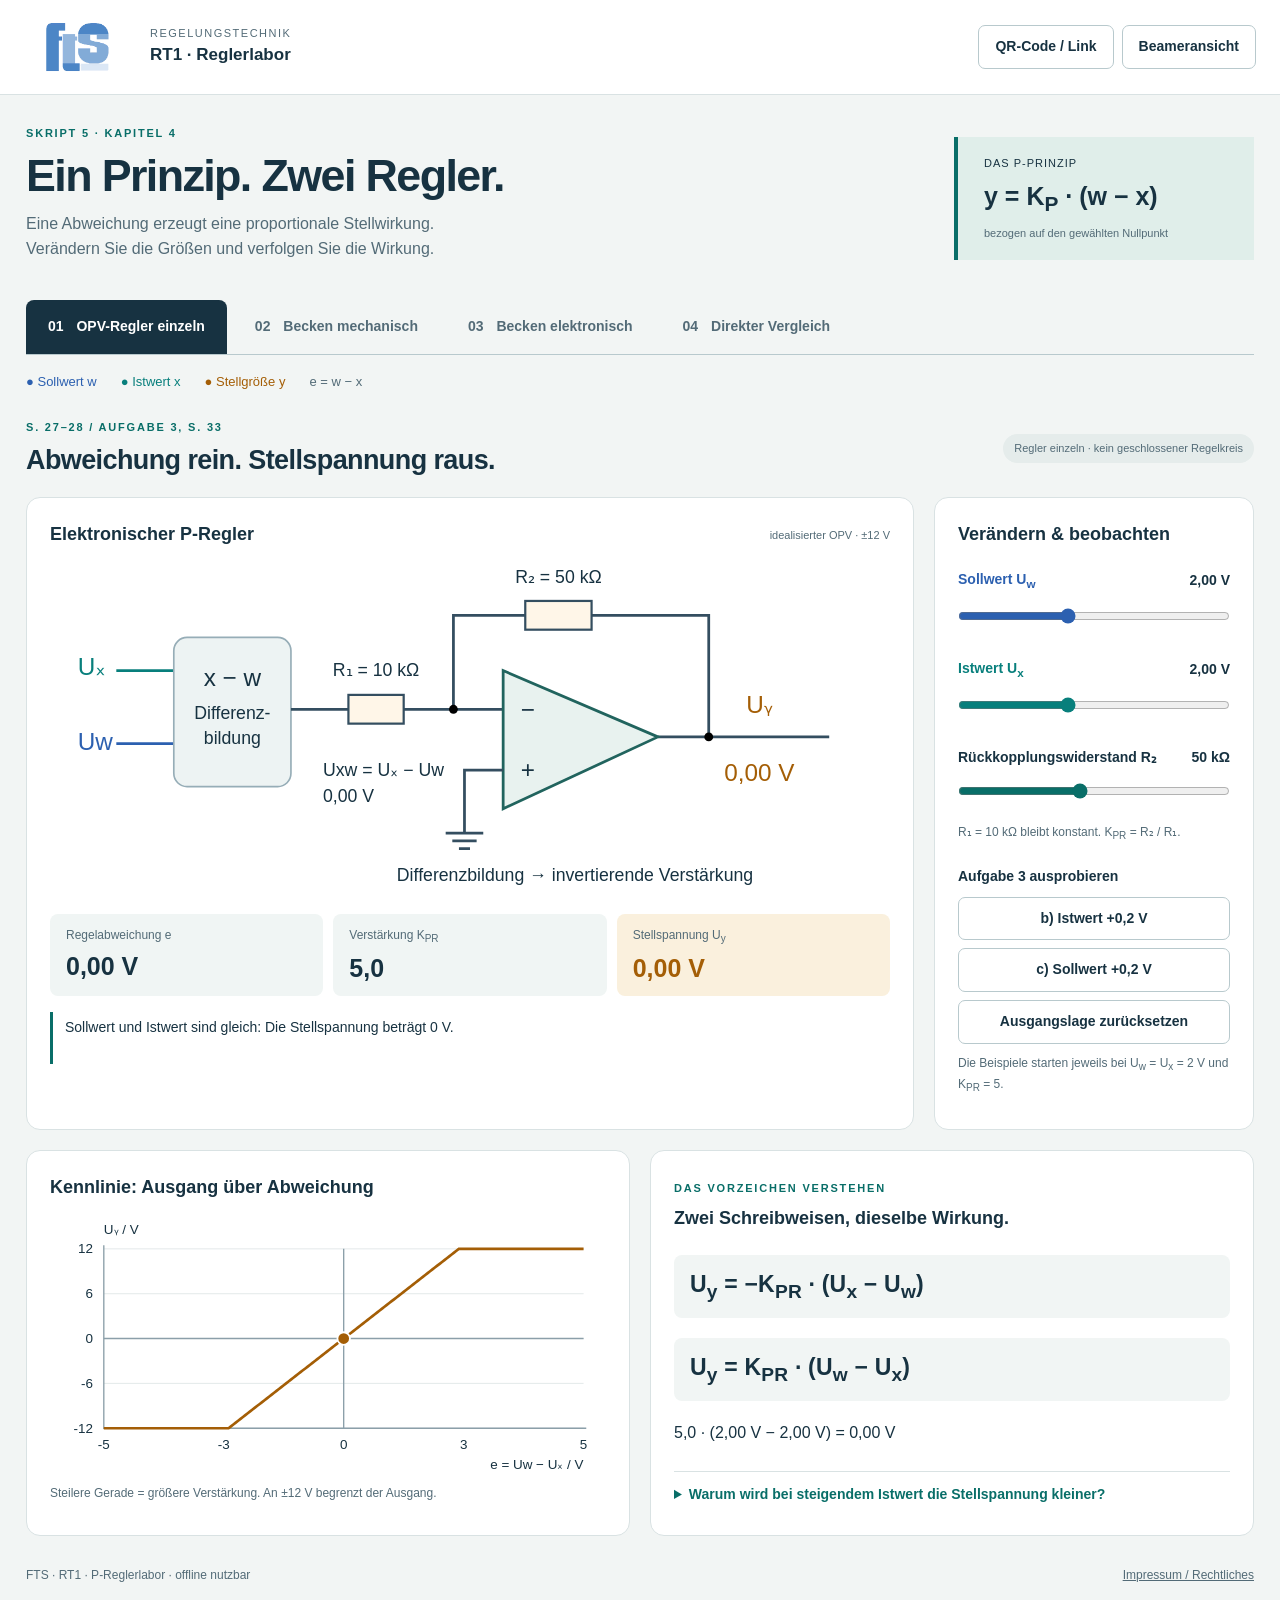
<file: index.html>
<!doctype html>
<html lang="de">
<head><meta charset="utf-8"><meta name="viewport" content="width=device-width,initial-scale=1"><meta name="description" content="P-Regler verstehen: elektronischen OPV-Regler und mechanischen Wasserstandsregler interaktiv vergleichen."><title>P-Regler im Vergleich · FTS</title><link rel="stylesheet" href="style.css"></head>
<body>
<header><a class="brand" href="index.html"><img src="FTS_logo.png" alt="Staatliche Feintechnikschule"><span>REGELUNGSTECHNIK <b>RT1 · Reglerlabor</b></span></a><div class="header-actions"><button id="show-qr">QR-Code / Link</button><button id="projector" aria-pressed="false">Beameransicht</button></div></header>
<main>
<div class="intro"><div><p class="eyebrow">SKRIPT 5 · KAPITEL 4</p><h1>Ein Prinzip. Zwei Regler.</h1><p>Eine Abweichung erzeugt eine proportionale Stellwirkung.<br>Verändern Sie die Größen und verfolgen Sie die Wirkung.</p></div><div class="principle"><small>DAS P-PRINZIP</small><strong>y = K<sub>P</sub> · (w − x)</strong><span>bezogen auf den gewählten Nullpunkt</span></div></div>
<nav aria-label="Modelle"><button class="tab active" data-view="electronic" aria-pressed="true">01 <span>Elektronischer Regler</span></button><button class="tab" data-view="mechanical" aria-pressed="false">02 <span>Mechanischer Regler</span></button><button class="tab" data-view="compare" aria-pressed="false">03 <span>Direkter Vergleich</span></button></nav>
<div class="legend"><span class="w">● Sollwert w</span><span class="x">● Istwert x</span><span class="y">● Stellgröße y</span><span>e = w − x</span></div>
<section id="electronic" class="view">
<div class="section-title"><div><p class="eyebrow">S. 27–28 / AUFGABE 3, S. 33</p><h2>Abweichung rein. Stellspannung raus.</h2></div><span class="badge">Regler einzeln · kein geschlossener Regelkreis</span></div>
<div class="lab-grid"><div class="visual card"><div class="card-top"><h3>Elektronischer P-Regler</h3><span>idealisierter OPV · ±12 V</span></div>
<svg id="circuit" viewBox="0 0 760 330" role="img" aria-label="Differenzbildung x minus w mit anschließendem invertierendem OPV-Verstärker">
<defs><marker id="arrow" viewBox="0 0 10 10" refX="9" refY="5" markerWidth="6" markerHeight="6" orient="auto"><path d="M 0 0 L 10 5 L 0 10 z" fill="currentColor"/></marker></defs>
<text x="25" y="114" class="x">Uₓ</text><path class="wire x" d="M60 110H112"/><text x="25" y="182" class="w">Uw</text><path class="wire w" d="M60 176H112"/>
<rect x="112" y="80" width="106" height="135" rx="12" class="component"/><text x="165" y="124" text-anchor="middle">x − w</text><text x="165" y="154" text-anchor="middle" class="tiny">Differenz-</text><text x="165" y="176" text-anchor="middle" class="tiny">bildung</text>
<path class="wire" d="M218 145H270M320 145H410M365 145V60H430M490 60H596V170M550 170H705"/><rect class="resistor" x="270" y="132" width="50" height="26"/><rect class="resistor" x="430" y="47" width="60" height="26"/>
<path class="opamp" d="M410 110L410 235L550 170Z"/><text x="426" y="153">−</text><text x="426" y="207">+</text><path class="wire" d="M410 200H375V257M358 257H392M364 264H386M370 271H380"/>
<circle cx="365" cy="145" r="4"/><circle cx="596" cy="170" r="4"/><text id="r1-label" x="295" y="115" text-anchor="middle" class="tiny">R₁ = 10 kΩ</text><text id="r2-label" x="460" y="31" text-anchor="middle" class="tiny">R₂ = 50 kΩ</text>
<text x="247" y="205" class="tiny">Uxw = Uₓ − Uw</text><text id="diff-label" x="247" y="229" class="tiny">0,00 V</text><text x="630" y="148" class="y">Uᵧ</text><text id="out-label" x="610" y="210" class="y">0,00 V</text><text x="475" y="300" text-anchor="middle" class="tiny">Differenzbildung → invertierende Verstärkung</text>
</svg>
<div class="metrics"><div><small>Regelabweichung e</small><strong id="e-error">0 V</strong></div><div><small>Verstärkung K<sub>PR</sub></small><strong id="e-gain">5</strong></div><div class="result"><small>Stellspannung U<sub>y</sub></small><strong id="e-output">0 V</strong></div></div>
<p id="e-message" class="explanation" aria-live="polite"></p>
</div><aside class="card controls"><h3>Verändern & beobachten</h3><label class="w" for="ew"><span>Sollwert U<sub>w</sub></span><output id="ew-value"></output></label><input id="ew" type="range" min="0" max="5" step="0.1" value="2"><label class="x" for="ex"><span>Istwert U<sub>x</sub></span><output id="ex-value"></output></label><input id="ex" type="range" min="0" max="5" step="0.1" value="2"><label for="r2"><span>Rückkopplungswiderstand R₂</span><output id="r2-value"></output></label><input id="r2" type="range" min="10" max="100" step="5" value="50"><p class="hint">R₁ = 10 kΩ bleibt konstant. K<sub>PR</sub> = R₂ / R₁.</p><h4>Aufgabe 3 ausprobieren</h4><div class="button-stack"><button data-preset="ist">b) Istwert +0,2 V</button><button data-preset="soll">c) Sollwert +0,2 V</button><button data-preset="zero">Ausgangslage zurücksetzen</button></div><p class="hint">Die Beispiele starten jeweils bei U<sub>w</sub> = U<sub>x</sub> = 2 V und K<sub>PR</sub> = 5.</p></aside></div>
<div class="two-cols"><div class="card"><h3>Kennlinie: Ausgang über Abweichung</h3><svg id="e-chart" class="chart" viewBox="0 0 620 290" role="img" aria-label="Kennlinie der Stellspannung über der Regelabweichung"></svg><p class="hint">Steilere Gerade = größere Verstärkung. An ±12 V begrenzt der Ausgang.</p></div><div class="card reasoning"><p class="eyebrow">DAS VORZEICHEN VERSTEHEN</p><h3>Zwei Schreibweisen, dieselbe Wirkung.</h3><p class="formula">U<sub>y</sub> = −K<sub>PR</sub> · (U<sub>x</sub> − U<sub>w</sub>)</p><p class="formula">U<sub>y</sub> = K<sub>PR</sub> · (U<sub>w</sub> − U<sub>x</sub>)</p><p id="e-calculation"></p><details><summary>Warum wird bei steigendem Istwert die Stellspannung kleiner?</summary><p>Bei festem Sollwert wird e = w − x kleiner. Der Regler verringert deshalb seine Stellspannung. Das ist die benötigte Gegenwirkung für eine Strecke mit positiver Wirkrichtung.</p></details></div></div>
</section>
<section id="mechanical" class="view" hidden>
<div class="section-title"><div><p class="eyebrow">ANSCHLUSS AN S. 30 · SCHWIMMERREGLER</p><h2>Mehr Abfluss. Weniger Wasser. Ventil auf.</h2></div><span class="badge">Geschlossener Regelkreis · vereinfachtes Modell</span></div>
<div class="lab-grid"><div class="visual card"><div class="card-top"><h3>Wasserstandsregelung mit Schwimmer</h3><span id="sim-time">t = 0,0 s · pausiert</span></div>
<svg id="tank" viewBox="0 0 760 390" role="img" aria-label="Wasserbehälter mit Schwimmer, Hebel, Zulaufventil und Abfluss">
<defs><pattern id="water-pattern" width="26" height="16" patternUnits="userSpaceOnUse"><path d="M0 8 Q6 3 13 8 T26 8" fill="none" stroke="#279d9a" stroke-opacity=".2"/></pattern></defs>
<path d="M170 94V340H565V94" class="tank-wall"/><rect id="water" x="174" y="195" width="387" height="141" fill="#c2e8ec"/><rect id="water-ripple" x="174" y="195" width="387" height="141" fill="url(#water-pattern)"/>
<path id="setpoint-line" d="M145 190H590" class="setpoint"/><text id="setpoint-text" x="590" y="185" class="w tiny">w = 60 cm</text>
<path d="M55 60H230V108" class="pipe"/><path id="in-stream" d="M230 120V240" class="flow"/><rect x="210" y="50" width="40" height="27" rx="3" fill="#f9efdd" stroke="#ac6b10" stroke-width="2"/><rect id="valve" x="216" y="65" width="28" height="6" fill="#ac6b10"/>
<path id="lever" d="M230 76L360 95L445 108" class="lever"/><path d="M347 110L360 91L373 110Z" fill="#64748b"/><circle cx="360" cy="91" r="5" fill="#344559"/>
<path id="float-rod" d="M445 108V207" class="wire"/><rect id="float" x="411" y="205" width="68" height="22" rx="10" fill="#15918e" stroke="#086a68" stroke-width="2"/>
<text x="280" y="39" class="tiny">Hebel + Ventil = Regler</text><text x="460" y="137" class="tiny">Schwimmer</text><text x="460" y="157" class="tiny">= Sensor</text><text id="in-text" x="28" y="143" class="y tiny">Zufluss</text>
<path d="M565 310H650V345" class="pipe"/><path id="out-stream" d="M650 345V381" class="flow"/><text id="out-text" x="590" y="287" class="tiny">Abfluss</text><text id="height-text" x="195" y="315" class="x">h = 52,0 cm</text><text x="175" y="371" class="tiny">Behälter = Strecke · Wasserstand x = h</text>
</svg>
<div class="metrics"><div><small>Abweichung w − h</small><strong id="m-error"></strong></div><div><small>Ventilöffnung y</small><strong id="m-valve"></strong></div><div class="result"><small>Zufluss / Abfluss</small><strong id="m-flow"></strong></div></div><p id="m-message" class="explanation" aria-live="polite"></p>
</div><aside class="card controls"><h3>Den Regelkreis untersuchen</h3><label class="w" for="mw"><span>Sollwasserstand w</span><output id="mw-value"></output></label><input id="mw" type="range" min="30" max="80" step="5" value="60"><label for="mk"><span>Reglerwirkung K</span><output id="mk-value"></output></label><input id="mk" type="range" min="0.25" max="1.5" step="0.05" value="0.5"><label for="mq"><span>Störung: Abfluss q<sub>ab</sub></span><output id="mq-value"></output></label><input id="mq" type="range" min="0" max="6" step="0.5" value="4"><p class="hint">K fasst Hebelwirkung und Ventilwirkung zusammen. Größeres K: mehr Zufluss je cm Abweichung.</p><div class="button-stack"><button id="play" class="primary">Simulation starten</button><button id="disturb">Versuch: Abfluss 2 → 4 L/s</button><button id="reset-tank">Zurücksetzen</button></div><p class="hint">Der Versuch startet im Gleichgewicht bei 2 L/s und erhöht dann den Abfluss auf 4 L/s.</p></aside></div>
<div class="two-cols"><div class="card"><div class="card-top"><h3>Wasserstand über der Zeit</h3><span>letzte 60 s</span></div><svg id="m-chart" class="chart" viewBox="0 0 620 290" role="img" aria-label="Zeitverlauf von Sollwasserstand und tatsächlichem Wasserstand"></svg></div><div class="card reasoning"><p class="eyebrow">WARUM BLEIBT EINE ABWEICHUNG?</p><h3>Ein offenes Ventil braucht hier Abstand zum Sollwert.</h3><p>Bei h = w ist das Ventil geschlossen. Für einen dauerhaften Abfluss muss es aber geöffnet bleiben. Der Schwimmer steht deshalb etwas tiefer.</p><p class="formula">q<sub>zu</sub> = K · (w − h)</p><p id="equilibrium"></p><details><summary>Modell und Grenzen anzeigen</summary><p>Vereinfachter Schwimmerregler ohne Voröffnung. Ventilöffnung y = 100 % · q<sub>zu</sub> / 8 L/s. Zufluss auf 0 bis 8 L/s begrenzt; A = 1 L/cm, dh/dt = (q<sub>zu</sub> − q<sub>ab</sub>) / A. Der Abfluss ist eine vorgegebene Störung; Strömungsdruck und Reibung werden nicht berechnet. Der Hebel ist schematisch, keine maßstäbliche Konstruktion. Dieses Modell schwingt nicht. Die bleibende Abweichung gilt für diesen Lastfall und nicht pauschal für jeden P-Regelkreis.</p></details></div></div>
</section>
<section id="compare" class="view" hidden><div class="section-title"><div><p class="eyebrow">GEMEINSAMKEITEN ERKENNEN</p><h2>Gleiche Regelidee. Andere Umsetzung.</h2></div></div><div class="compare-hero"><div><span>ELEKTRONISCH</span><strong>Spannungsdifferenz</strong><p>→ OPV und Widerstände → Stellspannung</p></div><b>P</b><div><span>MECHANISCH</span><strong>Höhendifferenz</strong><p>→ Schwimmer und Hebel → Ventilöffnung</p></div></div><div class="card table-wrap"><table><thead><tr><th>Größe / Eigenschaft</th><th>Elektronischer Regler</th><th>Mechanischer Regler</th></tr></thead><tbody><tr><th>Sollwert w</th><td>Vorgegebene Spannung U<sub>w</sub></td><td>Eingestellter Sollwasserstand</td></tr><tr><th>Istwert x</th><td>Messspannung U<sub>x</sub></td><td>Tatsächlicher Wasserstand h</td></tr><tr><th>Abweichung e</th><td>U<sub>w</sub> − U<sub>x</sub></td><td>w − h</td></tr><tr><th>Stellgröße y</th><td>Ausgangsspannung U<sub>y</sub></td><td>Ventilöffnung</td></tr><tr><th>Verstärkung</th><td>Widerstandsverhältnis R₂ / R₁</td><td>Hebelübersetzung; K enthält auch die Ventilwirkung</td></tr><tr><th>Istwert steigt, Sollwert bleibt</th><td>Stellspannung wird kleiner</td><td>Ventil schließt weiter</td></tr><tr><th>Begrenzung</th><td>Ausgang hier −12 bis +12 V</td><td>Ventil zwischen geschlossen und vollständig offen</td></tr><tr><th>Was zeigt das Modell?</th><td>Den Regler allein; U<sub>x</sub> wird von Hand eingestellt</td><td>Den gesamten Regelkreis; h verändert sich durch Zu- und Abfluss</td></tr></tbody></table></div><div class="two-cols"><div class="card"><h3>Gemeinsam besprechen</h3><ol class="questions"><li>Was passiert jeweils, wenn der Istwert steigt?</li><li>Wie lässt sich die Reglerwirkung vergrößern?</li><li>Warum bedeutet „P-Regler reagiert sofort“ nicht, dass der Wasserstand sofort seinen Endwert erreicht?</li></ol></div><div class="card"><h3>Brücke zur nächsten Stunde</h3><p>Der Wasserstand bleibt unter dem Sollwert. Wie müsste ein Regler reagieren, solange noch eine Abweichung vorhanden ist?</p><details><summary>Denkhilfe einblenden</summary><p>Er müsste die Stellgröße bei bestehender Abweichung weiter verändern und bei e = 0 auf dem erreichten Wert halten. Das führt zum I-Anteil.</p></details></div></div></section>
<footer><span>FTS · RT1 · P-Reglerlabor · offline nutzbar</span><a href="impressum.html">Impressum / Rechtliches</a></footer>
<dialog id="qr-dialog" aria-labelledby="qr-title"><button id="close-qr" class="qr-close" aria-label="QR-Code schließen">Schließen ×</button><h2 id="qr-title">Lernseite öffnen</h2><p>QR-Code scannen und auf dem eigenen Gerät mitmachen.</p><img class="qr-image" src="QR_Code.png" alt="QR-Code zur Online-Lernseite P-Regler im Vergleich" width="492" height="492"><a class="qr-link" href="https://pirminheld.github.io/RT1_P-Regler_Vergleich/">pirminheld.github.io/RT1_P-Regler_Vergleich/</a><p class="hint">Der QR-Code führt zur Online-Version und benötigt Internet. Die lokale Seite bleibt vollständig offline nutzbar.</p></dialog></main><script src="model.js"></script><script src="tank-electronic.js"></script><script src="app.js"></script></body></html>
</file>
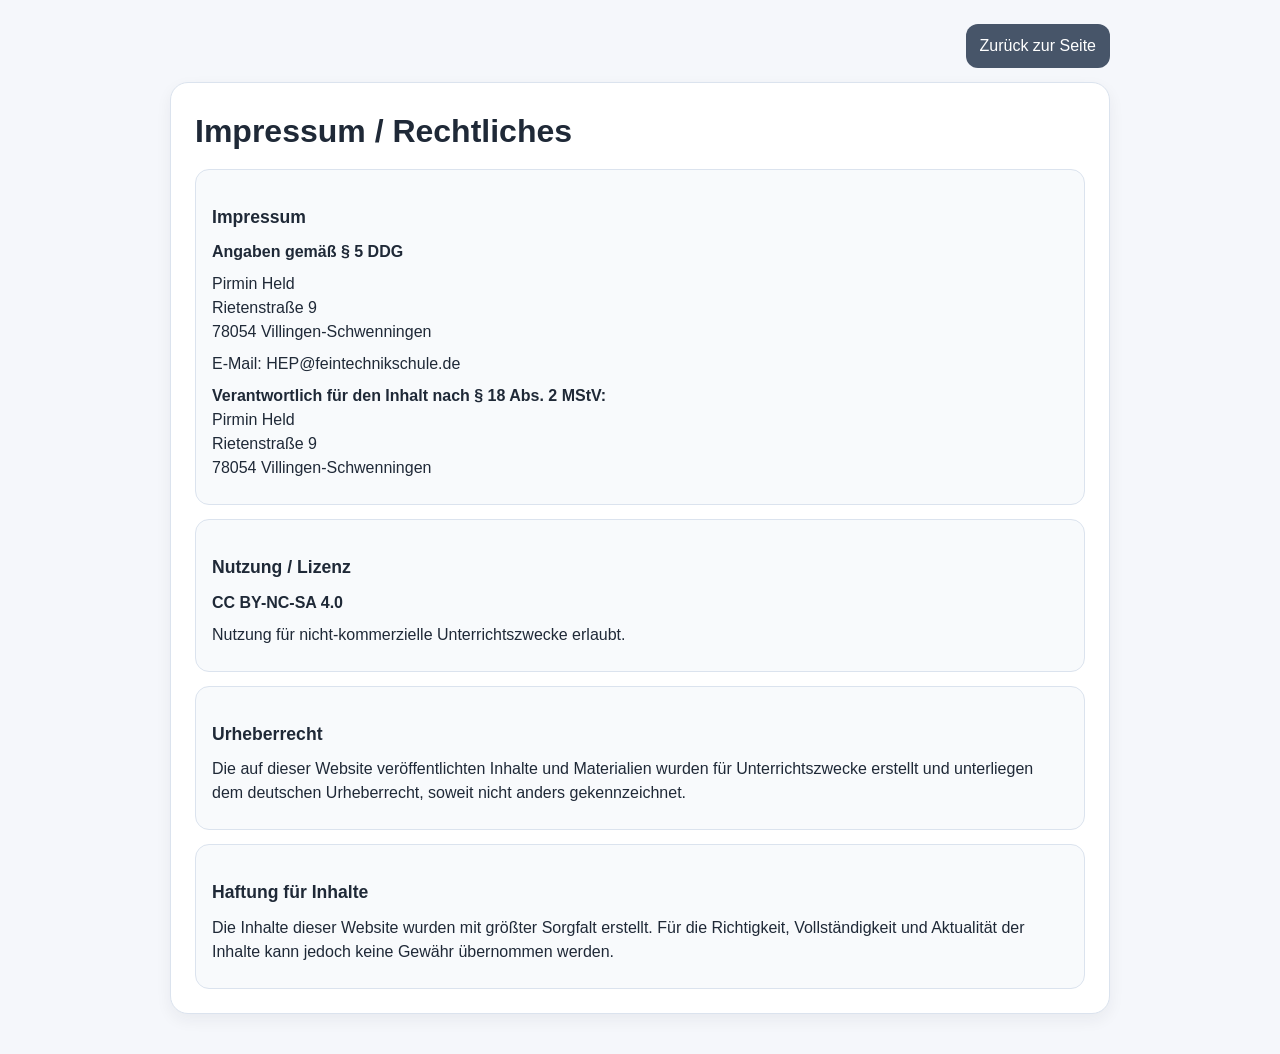
<file: impressum.html>
<!DOCTYPE html>
<html lang="de">
<head>
  <meta charset="UTF-8" />
  <meta name="viewport" content="width=device-width, initial-scale=1.0" />
  <title>Impressum / Rechtliches</title>
  <style>
    :root{
      --bg:#f5f7fb;
      --card:#ffffff;
      --text:#1f2937;
      --border:#dbe3ee;
    }
    *{box-sizing:border-box}
    body{
      margin:0;
      font-family:Arial, Helvetica, sans-serif;
      background:var(--bg);
      color:var(--text);
      line-height:1.5;
    }
    .wrap{
      max-width:980px;
      margin:0 auto;
      padding:24px 20px 40px;
    }
    .top-actions{
      display:flex;
      justify-content:flex-end;
      margin-bottom:14px;
    }
    .backlink{
      color:white;
      background:#475569;
      padding:10px 14px;
      border-radius:12px;
      text-decoration:none;
      display:inline-block;
    }
    .legal{
      background:#fff;
      border:1px solid var(--border);
      border-radius:18px;
      padding:24px;
      box-shadow:0 6px 16px rgba(31,41,55,.06);
    }
    h1,h2{margin:0 0 10px}
    h1{font-size:2rem}
    h2{font-size:1.1rem; margin-top:18px}
    .card{
      background:#f8fafc;
      border:1px solid var(--border);
      border-radius:14px;
      padding:16px;
      margin-top:14px;
    }
    p{margin:8px 0}
  </style>
</head>
<body>
  <div class="wrap">
    <div class="top-actions">
      <a href="index.html" class="backlink">Zurück zur Seite</a>
    </div>

    <section class="legal">
      <h1>Impressum / Rechtliches</h1>

      <div class="card">
        <h2>Impressum</h2>
        <p><strong>Angaben gemäß § 5 DDG</strong></p>
        <p>
          Pirmin Held<br>
          Rietenstraße 9<br>
          78054 Villingen-Schwenningen
        </p>
        <p>E-Mail: HEP@feintechnikschule.de</p>
        <p>
          <strong>Verantwortlich für den Inhalt nach § 18 Abs. 2 MStV:</strong><br>
          Pirmin Held<br>
          Rietenstraße 9<br>
          78054 Villingen-Schwenningen
        </p>
      </div>

      <div class="card">
        <h2>Nutzung / Lizenz</h2>
        <p><strong>CC BY-NC-SA 4.0</strong></p>
        <p>Nutzung für nicht-kommerzielle Unterrichtszwecke erlaubt.</p>
      </div>

      <div class="card">
        <h2>Urheberrecht</h2>
        <p>Die auf dieser Website veröffentlichten Inhalte und Materialien wurden für Unterrichtszwecke erstellt und unterliegen dem deutschen Urheberrecht, soweit nicht anders gekennzeichnet.</p>
      </div>

      <div class="card">
        <h2>Haftung für Inhalte</h2>
        <p>Die Inhalte dieser Website wurden mit größter Sorgfalt erstellt. Für die Richtigkeit, Vollständigkeit und Aktualität der Inhalte kann jedoch keine Gewähr übernommen werden.</p>
      </div>
    </section>
  </div>
</body>
</html>
</file>
<file: style.css>
:root{--ink:#173241;--muted:#536b77;--bg:#f2f5f4;--line:#d9e2e3;--w:#2c60b0;--x:#087f7c;--y:#a45e06;--accent:#096e68}*{box-sizing:border-box}body{margin:0;background:var(--bg);color:var(--ink);font-family:Inter,"Segoe UI",Arial,sans-serif;font-size:16px;line-height:1.55}header{padding:18px max(24px,calc((100vw - 1400px)/2));background:#fff;border-bottom:1px solid var(--line);display:flex;align-items:center;justify-content:space-between;gap:20px}.brand{display:flex;align-items:center;gap:20px;text-decoration:none;color:var(--muted);font-size:11px;letter-spacing:1.5px}.brand img{width:106px;height:58px;object-fit:contain}.brand b{display:block;font-size:17px;letter-spacing:0;color:var(--ink)}main{max-width:1450px;margin:auto;padding:30px 26px 0}.intro{display:flex;align-items:center;justify-content:space-between;gap:25px;margin-bottom:28px}.eyebrow{font-size:11px;font-weight:800;letter-spacing:1.8px;color:var(--accent);margin:0 0 8px}h1{font-size:clamp(30px,3.5vw,48px);letter-spacing:-1.6px;line-height:1.12;margin:0 0 12px}h2{font-size:27px;line-height:1.25;letter-spacing:-.6px;margin:0}h3{font-size:18px;margin:0 0 12px}h4{font-size:14px;margin:22px 0 9px}p{margin:10px 0}.intro p:not(.eyebrow){color:var(--muted)}.principle{background:#e0eeea;border-left:4px solid var(--accent);padding:18px 26px;min-width:300px}.principle small,.principle span{display:block;font-size:11px;letter-spacing:1px}.principle strong{display:block;font-size:25px;margin:5px 0}.principle span{letter-spacing:0;color:var(--muted)}button{font:inherit;font-size:14px;font-weight:600;border:1px solid #b8c9cd;background:white;color:var(--ink);padding:10px 16px;border-radius:7px;cursor:pointer;transition:background .15s}button:hover{background:#e5efed}button:focus-visible,a:focus-visible,input:focus-visible,summary:focus-visible{outline:3px solid #4c86da;outline-offset:3px}.primary{background:var(--accent);color:white;border-color:var(--accent)}.primary:hover{background:#075b57}nav{display:flex;gap:6px;border-bottom:1px solid #b8c9cd;padding-bottom:0}.tab{border:0;background:transparent;padding:16px 22px;color:var(--muted);border-radius:8px 8px 0 0}.tab span{margin-left:9px}.tab.active{background:var(--ink);color:white}.legend{display:flex;flex-wrap:wrap;gap:24px;font-size:13px;padding:17px 0 22px;color:var(--muted)}.w{color:var(--w);fill:var(--w)}.x{color:var(--x);fill:var(--x)}.y{color:var(--y);fill:var(--y)}.section-title{display:flex;justify-content:space-between;align-items:center;gap:16px;margin:5px 0 20px}.badge{background:#e5eceb;color:var(--muted);padding:6px 11px;border-radius:30px;font-size:11px;white-space:nowrap}.card{background:white;border:1px solid var(--line);border-radius:14px;padding:23px;min-width:0}.lab-grid{display:grid;grid-template-columns:minmax(0,1fr) 320px;gap:20px}.card-top{display:flex;justify-content:space-between;gap:12px;align-items:center}.card-top h3{margin:0}.card-top span{font-size:11px;color:var(--muted)}svg{width:100%;display:block;font-family:"Segoe UI",Arial,sans-serif}svg text{font-size:22px;fill:var(--ink)}svg text.w{fill:var(--w)}svg text.x{fill:var(--x)}svg text.y{fill:var(--y)}svg .tiny{font-size:16px}.wire{stroke:#344e60;stroke-width:2.5;fill:none}.wire.w{stroke:var(--w)}.wire.x{stroke:var(--x)}.component{fill:#edf3f3;stroke:#96adb7;stroke-width:1.5}.opamp{fill:#e8f2ef;stroke:#21645e;stroke-width:2.5}.resistor{fill:#fff6e8;stroke:#344e60;stroke-width:2}.metrics{display:grid;grid-template-columns:repeat(3,1fr);gap:10px}.metrics>div{padding:12px 16px;background:#f0f5f4;border-radius:8px}.metrics small{display:block;color:var(--muted);font-size:12px}.metrics strong{display:block;font-size:25px;line-height:1.3;margin-top:5px;font-variant-numeric:tabular-nums}.metrics .result{background:#faf0dd}.metrics .result strong{color:var(--y)}.explanation{margin:16px 0 0;border-left:3px solid var(--accent);padding:5px 12px;font-size:14px;min-height:52px}.controls label{display:flex;justify-content:space-between;gap:10px;align-items:center;font-size:14px;font-weight:600;margin-top:20px}.controls output{font-weight:750;white-space:nowrap;color:var(--ink)}input[type=range]{width:100%;accent-color:var(--accent);height:28px;cursor:pointer;margin:9px 0 1px}#ew,#mw{accent-color:var(--w)}#ex{accent-color:var(--x)}.hint{font-size:12px;color:var(--muted)}.button-stack{display:grid;gap:8px}.two-cols{display:grid;grid-template-columns:1fr 1fr;gap:20px;margin-top:20px}.formula{font-size:23px;font-weight:650;letter-spacing:.2px;background:#f1f5f4;padding:12px 16px;border-radius:8px}.reasoning{display:flex;flex-direction:column;justify-content:center}details{border-top:1px solid var(--line);padding-top:12px;margin-top:15px;font-size:14px}summary{cursor:pointer;font-weight:650;color:var(--accent)}.tank-wall{fill:none;stroke:#667d8a;stroke-width:7}.pipe{fill:none;stroke:#718593;stroke-width:17;stroke-linejoin:round}.flow{fill:none;stroke:#369fae;stroke-width:7;stroke-dasharray:8 6}.running .flow{animation:flow .6s linear infinite}@keyframes flow{to{stroke-dashoffset:-28}}.setpoint{stroke:var(--w);stroke-width:2;stroke-dasharray:8 5;fill:none}.lever{fill:none;stroke:#9b6b29;stroke-width:8;stroke-linecap:round}.chart .grid{stroke:#e0e7e8;stroke-width:1}.chart text{font-size:15px}.chart .axis{stroke:#8b9fa9;stroke-width:1.5}.compare-hero{display:flex;justify-content:space-between;align-items:center;gap:24px;background:#153d47;color:white;border-radius:14px;padding:32px;margin-bottom:20px}.compare-hero>div{flex:1}.compare-hero span{font-size:11px;letter-spacing:2px;color:#b8dcd7}.compare-hero strong{display:block;font-size:26px;margin-top:6px}.compare-hero p{font-size:14px;color:#d5e8e5}.compare-hero>b{font-size:46px;color:#ebc176;border:1px solid #68878b;border-radius:50%;width:85px;height:85px;text-align:center;line-height:80px}.table-wrap{overflow-x:auto}table{border-collapse:collapse;width:100%;font-size:14px;text-align:left}th,td{padding:14px 16px;border-bottom:1px solid var(--line);vertical-align:top}thead{background:#edf4f2}tbody th{width:25%}tr:last-child>*{border-bottom:0}.questions{padding-left:22px}.questions li{margin:12px 0}footer{display:flex;justify-content:space-between;gap:15px;padding:30px 0;font-size:12px;color:var(--muted)}footer a{color:var(--muted)}[hidden]{display:none!important}body.projector{font-size:19px}body.projector main{max-width:1700px}body.projector .intro{display:none}body.projector .controls label,body.projector button,body.projector .explanation{font-size:17px}body.projector .hint{font-size:14px}body.projector .metrics strong{font-size:30px}body.projector .lab-grid{grid-template-columns:minmax(0,1fr) 350px}@media(max-width:1000px){.lab-grid,body.projector .lab-grid{grid-template-columns:minmax(0,1fr) 280px}.badge{display:none}.card{padding:18px}.principle{min-width:260px}.metrics strong{font-size:21px}.tab{padding:13px}}@media(max-width:760px){header{padding:12px 16px}.brand span{display:none}main{padding:22px 14px 0}.intro{display:block}.principle{margin-top:20px}.lab-grid,body.projector .lab-grid,.two-cols{grid-template-columns:1fr}nav{gap:1px}.tab{flex:1;font-size:11px;padding:12px 6px}.tab span{display:block;margin:4px 0 0}.legend{gap:12px;font-size:11px}h2{font-size:23px}.card{padding:15px}.card-top span{font-size:10px}.metrics>div{padding:10px 8px}.metrics strong{font-size:20px}.metrics small{font-size:10px}.compare-hero{padding:20px;gap:15px;flex-direction:column;align-items:flex-start}.compare-hero>b{display:none}.compare-hero strong{font-size:23px}th,td{padding:10px 8px;font-size:12px}footer{flex-direction:column}.formula{font-size:19px}}@media(prefers-reduced-motion:reduce){.running .flow{animation:none}}
.chart .axis,.chart .grid{fill:none}.controls label>span{min-width:0}
.header-actions{display:flex;flex-wrap:wrap;justify-content:flex-end;gap:8px}dialog{border:1px solid var(--line);border-radius:16px;padding:28px;max-width:min(620px,94vw);max-height:94vh;overflow:auto;color:var(--ink);text-align:center;box-shadow:0 20px 80px #102e4540}dialog::backdrop{background:#102e45aa}.qr-close{display:block;margin:0 0 20px auto}.qr-image{display:block;width:min(360px,100%);height:auto;margin:12px auto}.qr-link{display:block;overflow-wrap:anywhere;color:var(--accent);font-weight:650}
.loop-card{margin-top:20px}.loop-scroll{overflow-x:auto}.loop-scroll svg{min-width:720px}.loop-labels text{font-size:17px}.signal-y{fill:none;stroke:#a45e06;stroke-width:3}.signal-x{fill:none;stroke:#087f7c;stroke-width:3}.shared-note{background:#e0eeea;padding:16px 22px;border-radius:9px}nav{flex-wrap:wrap}@media(max-width:760px){nav .tab{flex:1 1 45%}.loop-scroll svg{min-width:760px}}

.loop-live text{font-size:15px;font-weight:700;font-variant-numeric:tabular-nums}.loop-live .block-live{font-size:12px}
</file>
